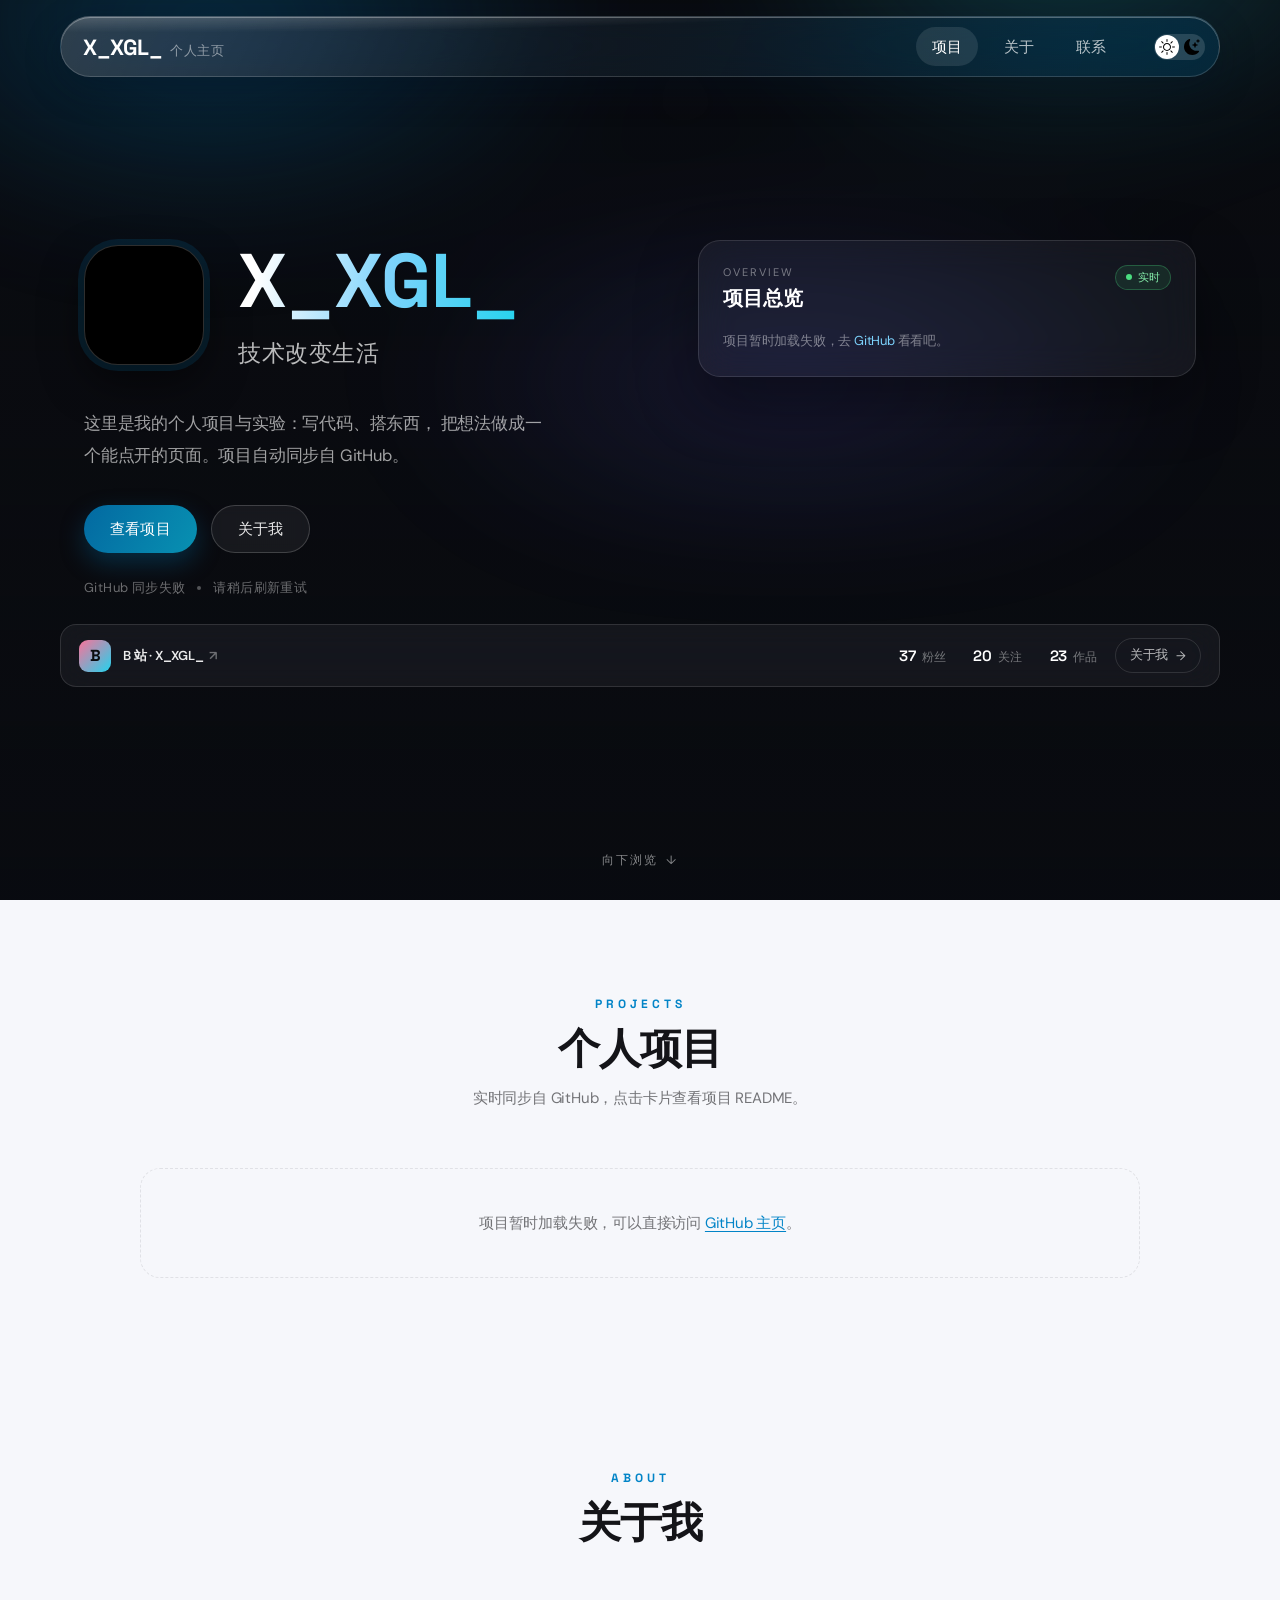
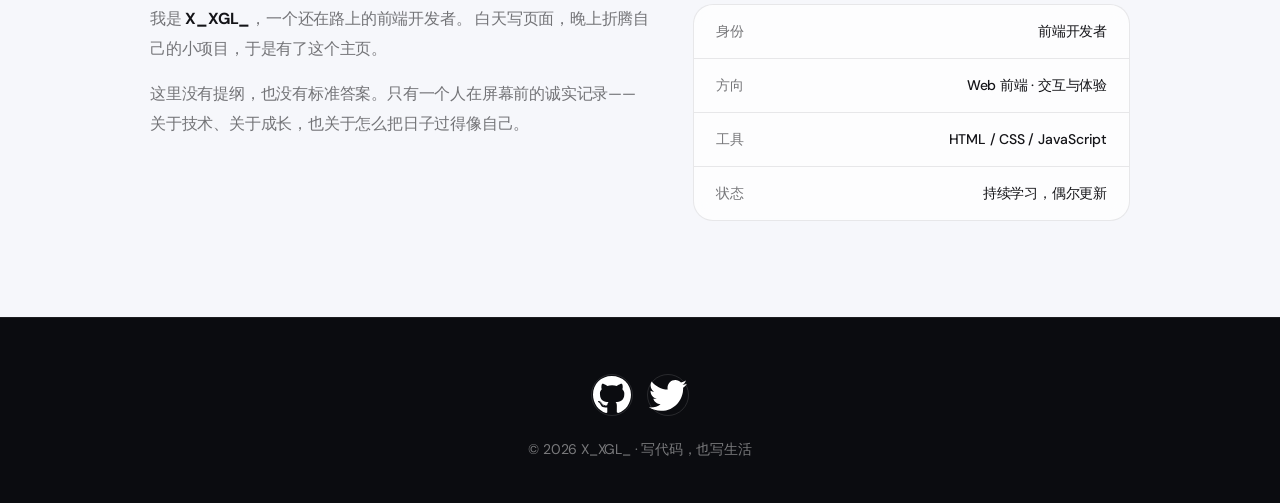
<file: index.html>
<!DOCTYPE html>
<html lang="zh-CN">
  <head>
    <!-- Meta tags for character set, compatibility, and responsive design -->
    <meta charset="UTF-8" />
    <meta http-equiv="X-UA-Compatible" content="IE=edge" />
    <meta name="viewport" content="width=device-width, initial-scale=1.0" />
    <meta name="description" content="X_XGL_ 的个人主页：前端项目与实验记录。" />
    <title>X_XGL_ | 个人主页</title>
    <!-- Favicon -->
    <link rel="icon" type="image/svg+xml" href="./img.svg" />
    <!-- Link to external CSS file -->
    <link rel="stylesheet" href="./css/main.css" />
  </head>
  <body>
    <!-- Navigation bar -->
    <nav class="nav">
      <div class="container">
        <div class="nav-row">
          <!-- Logo with link to the homepage -->
          <a href="./index.html" class="logo"
            ><strong>X_XGL_</strong><span class="logo__sub">个人主页</span></a
          >

          <!-- Navigation links -->
          <ul class="nav-list">
            <li class="nav-list__item">
              <a
                href="#projects"
                class="nav-list__link nav-list__link--active"
                >项目</a
              >
            </li>
            <li class="nav-list__item">
              <a href="#about" class="nav-list__link">关于</a>
            </li>
            <li class="nav-list__item">
              <a href="./contacts.html" class="nav-list__link">联系</a>
            </li>
          </ul>

          <!-- Dark mode toggle button -->
          <button class="dark-mode-btn">
            <!-- Icons for light and dark mode -->
            <img
              src="./img/icons/sun.svg"
              alt="Light mode"
              class="dark-mode-btn__icon"
            />
            <img
              src="./img/icons/moon.svg"
              alt="Dark mode"
              class="dark-mode-btn__icon"
            />
          </button>
        </div>
      </div>
    </nav>

    <!-- Hero section -->
    <header class="hero">
      <div class="hero__bg" aria-hidden="true"></div>
      <div class="hero__glow" aria-hidden="true"></div>
      <div class="container hero__inner">
        <div class="hero__main">
          <div class="hero__profile">
            <img src="./img.svg" alt="X_XGL_ 头像" class="hero__avatar" />
            <div class="hero__identity">
              <h1 class="hero__title">
                <span class="hero__name">X_XGL_</span>
                <span class="hero__line">技术改变生活</span>
              </h1>
            </div>
          </div>

          <div class="hero__intro">
            <p class="hero__desc">
              这里是我的个人项目与实验：写代码、搭东西，
              把想法做成一个能点开的页面。项目自动同步自 GitHub。
            </p>
            <div class="hero__actions">
              <a class="btn" href="#projects">查看项目</a>
              <a class="btn btn-ghost" href="#about">关于我</a>
            </div>
            <div class="hero__meta">
              <span id="heroUpdated">正在同步 GitHub</span>
              <span class="hero__meta-divider"></span>
              <span id="heroCount">项目加载中…</span>
            </div>
          </div>
        </div>

        <aside class="overview" aria-label="项目总览">
          <div class="overview__head">
            <div>
              <p class="overview__eyebrow">OVERVIEW</p>
              <h2 class="overview__title">项目总览</h2>
            </div>
            <span class="overview__live"><span class="overview__live-dot"></span>实时</span>
          </div>

          <div class="overview__list" id="overviewProjects">
            <p class="overview__state">正在同步 GitHub…</p>
          </div>
        </aside>
      </div>

      <div class="container hero__footer">
        <a
          class="bili-card"
          href="https://space.bilibili.com/1511346920"
          target="_blank"
          rel="noopener"
        >
          <span class="bili-card__avatar" aria-hidden="true">B</span>
          <span class="bili-card__name">
            B 站 · X_XGL_
            <span class="bili-card__arrow" aria-hidden="true">↗</span>
          </span>
          <span class="bili-card__stats">
            <span>
              <strong id="biliFollower">—</strong>
              <em>粉丝</em>
            </span>
            <span>
              <strong id="biliFollowing">—</strong>
              <em>关注</em>
            </span>
            <span>
              <strong id="biliVideos">—</strong>
              <em>作品</em>
            </span>
          </span>
        </a>

        <a class="hero__about" href="#about">
          关于我
          <span aria-hidden="true">→</span>
        </a>
      </div>

      <a class="hero__scroll" href="#projects">
        向下浏览<span aria-hidden="true">↓</span>
      </a>
    </header>

    <!-- Projects -->
    <main>
      <section class="section" id="projects">
        <div class="container">
          <div class="section-head reveal">
            <p class="section-eyebrow">PROJECTS</p>
            <h2 class="section-title">个人项目</h2>
            <p class="section-sub">
              实时同步自 GitHub，点击卡片查看项目 README。
            </p>
          </div>

          <div class="posts" id="projectGrid">
            <div class="posts__status">正在从 GitHub 加载项目…</div>
          </div>
        </div>
      </section>

      <!-- About -->
      <section class="section about" id="about">
        <div class="container">
          <div class="section-head reveal">
            <p class="section-eyebrow">ABOUT</p>
            <h2 class="section-title">关于我</h2>
          </div>
          <div class="about__grid reveal">
            <div class="about__text">
              <p>
                我是 <strong>X_XGL_</strong>，一个还在路上的前端开发者。
                白天写页面，晚上折腾自己的小项目，于是有了这个主页。
              </p>
              <p>
                这里没有提纲，也没有标准答案。只有一个人在屏幕前的诚实记录——
                关于技术、关于成长，也关于怎么把日子过得像自己。
              </p>
            </div>
            <ul class="about__facts">
              <li><span>身份</span><strong>前端开发者</strong></li>
              <li><span>方向</span><strong>Web 前端 · 交互与体验</strong></li>
              <li><span>工具</span><strong>HTML / CSS / JavaScript</strong></li>
              <li><span>状态</span><strong>持续学习，偶尔更新</strong></li>
            </ul>
          </div>
        </div>
      </section>
    </main>

    <!-- Project detail modal -->
    <div class="modal" id="projectModal" aria-hidden="true">
      <div class="modal__backdrop" data-close></div>
      <div
        class="modal__panel"
        role="dialog"
        aria-modal="true"
        aria-labelledby="modalTitle"
      >
        <button class="modal__close" data-close aria-label="关闭">
          <svg viewBox="0 0 24 24" aria-hidden="true">
            <path
              d="M6 6l12 12M18 6L6 18"
              stroke="currentColor"
              stroke-width="2"
              stroke-linecap="round"
              fill="none"
            />
          </svg>
        </button>

        <div class="modal__head">
          <p class="modal__eyebrow" id="modalLang">PROJECT</p>
          <h2 class="modal__title" id="modalTitle">项目</h2>
          <p class="modal__desc" id="modalDesc"></p>
          <div class="modal__actions">
            <a
              class="btn"
              id="modalRepo"
              href="https://github.com/Liu134921"
              target="_blank"
              rel="noopener"
              >在 GitHub 查看</a
            >
            <span class="modal__stars" id="modalStars"></span>
          </div>
        </div>

        <div class="modal__readme" id="modalReadme"></div>
      </div>
    </div>

    <!-- Footer section -->
    <footer class="footer">
      <div class="container">
        <div class="footer__wrapper">
          <!-- Social media links -->
          <ul class="social">
            <li class="social__item">
              <a
                href="https://github.com/Liu134921"
                target="_blank"
                rel="noopener"
                ><img src="./img/icons/gitHub.svg" alt="GitHub"
              /></a>
            </li>
            <li class="social__item">
              <a href="./contacts.html"
                ><img src="./img/icons/twitter.svg" alt="联系我"
              /></a>
            </li>
          </ul>
          <!-- Copyright information -->
          <div class="copyright">
            <p>© 2026 X_XGL_ · 写代码，也写生活</p>
          </div>
        </div>
      </div>
    </footer>

    <!-- Link to external JavaScript file -->
    <script src="./js/main.js"></script>
  </body>
</html>
</file>
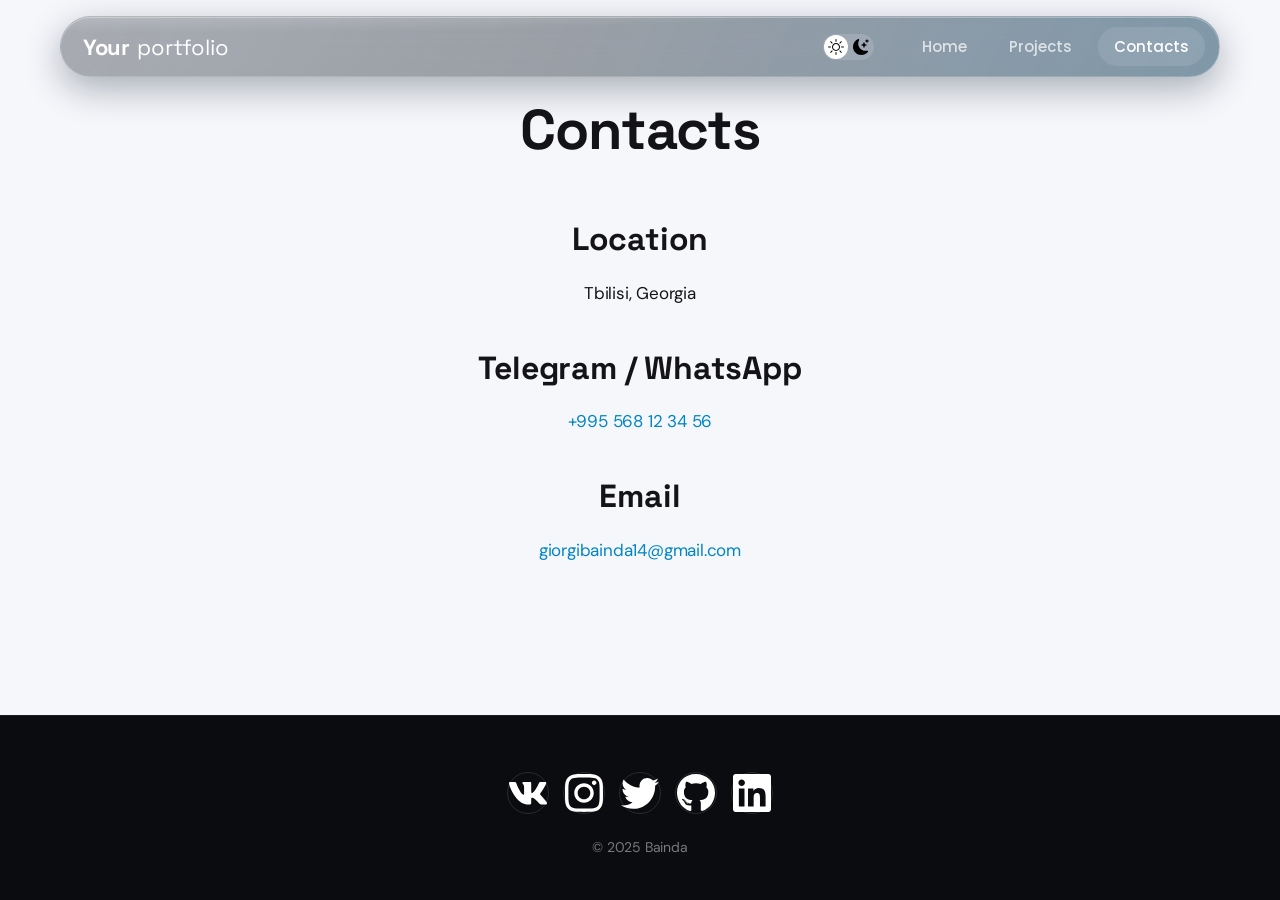
<file: contacts.html>
<!DOCTYPE html>
<html lang="en">
  <head>
    <!-- Meta tags for character set, compatibility, and responsive design -->
    <meta charset="UTF-8" />
    <meta http-equiv="X-UA-Compatible" content="IE=edge" />
    <meta name="viewport" content="width=device-width, initial-scale=1.0" />
    <title>Your portfolio</title>
    <!-- Favicon -->
    <link rel="icon" type="image/svg+xml" href="./img.svg" />
    <!-- Link to external CSS file -->
    <link rel="stylesheet" href="./css/main.css" />
  </head>
  <body>
    <!-- Navigation bar -->
    <nav class="nav">
      <div class="container">
        <div class="nav-row">
          <!-- Logo with link to the homepage -->
          <a href="./index.html" class="logo"
            ><strong>Your</strong> portfolio</a
          >

          <!-- Dark mode toggle button -->
          <button class="dark-mode-btn">
            <!-- Icons for light and dark mode -->
            <img
              src="./img/icons/sun.svg"
              alt="Light mode"
              class="dark-mode-btn__icon"
            />
            <img
              src="./img/icons/moon.svg"
              alt="Dark mode"
              class="dark-mode-btn__icon"
            />
          </button>

          <!-- Navigation links -->
          <ul class="nav-list">
            <li class="nav-list__item">
              <a href="./index.html" class="nav-list__link">Home</a>
            </li>
            <li class="nav-list__item">
              <a href="./projects.html" class="nav-list__link">Projects</a>
            </li>
            <li class="nav-list__item">
              <a
                href="./contacts.html"
                class="nav-list__link nav-list__link--active"
                >Contacts</a
              >
            </li>
          </ul>
        </div>
      </div>
    </nav>

    <!-- Main content section -->
    <main class="section">
      <div class="container">
        <h1 class="title-1">Contacts</h1>

        <ul class="content-list">
          <!-- Location information -->
          <li class="content-list__item">
            <h2 class="title-2">Location</h2>
            <p>Tbilisi, Georgia</p>
          </li>
          <!-- Contact number with Telegram/WhatsApp link -->
          <li class="content-list__item">
            <h2 class="title-2">Telegram / WhatsApp</h2>
            <p><a href="tel:+79051234567">+995 568 12 34 56</a></p>
          </li>
          <!-- Email address with mailto link -->
          <li class="content-list__item">
            <h2 class="title-2">Email</h2>
            <p>
              <a href="mailto:webdev@protonmail.com"
                >giorgibainda14@gmail.com</a
              >
            </p>
          </li>
        </ul>
      </div>
    </main>

    <!-- Footer section -->
    <footer class="footer">
      <div class="container">
        <div class="footer__wrapper">
          <!-- Social media links -->
          <ul class="social">
            <li class="social__item">
              <a href="#!"><img src="./img/icons/vk.svg" alt="Link" /></a>
            </li>
            <li class="social__item">
              <a href="#!"
                ><img src="./img/icons/instagram.svg" alt="Link"
              /></a>
            </li>
            <li class="social__item">
              <a href="#!"><img src="./img/icons/twitter.svg" alt="Link" /></a>
            </li>
            <li class="social__item">
              <a href="#!"><img src="./img/icons/gitHub.svg" alt="Link" /></a>
            </li>
            <li class="social__item">
              <a href="#!"><img src="./img/icons/linkedIn.svg" alt="Link" /></a>
            </li>
          </ul>
          <!-- Copyright information -->
          <div class="copyright">
            <p>© 2025 Bainda</p>
          </div>
        </div>
      </div>
    </footer>

    <!-- Link to external JavaScript file -->
    <script src="./js/main.js"></script>
  </body>
</html>
</file>
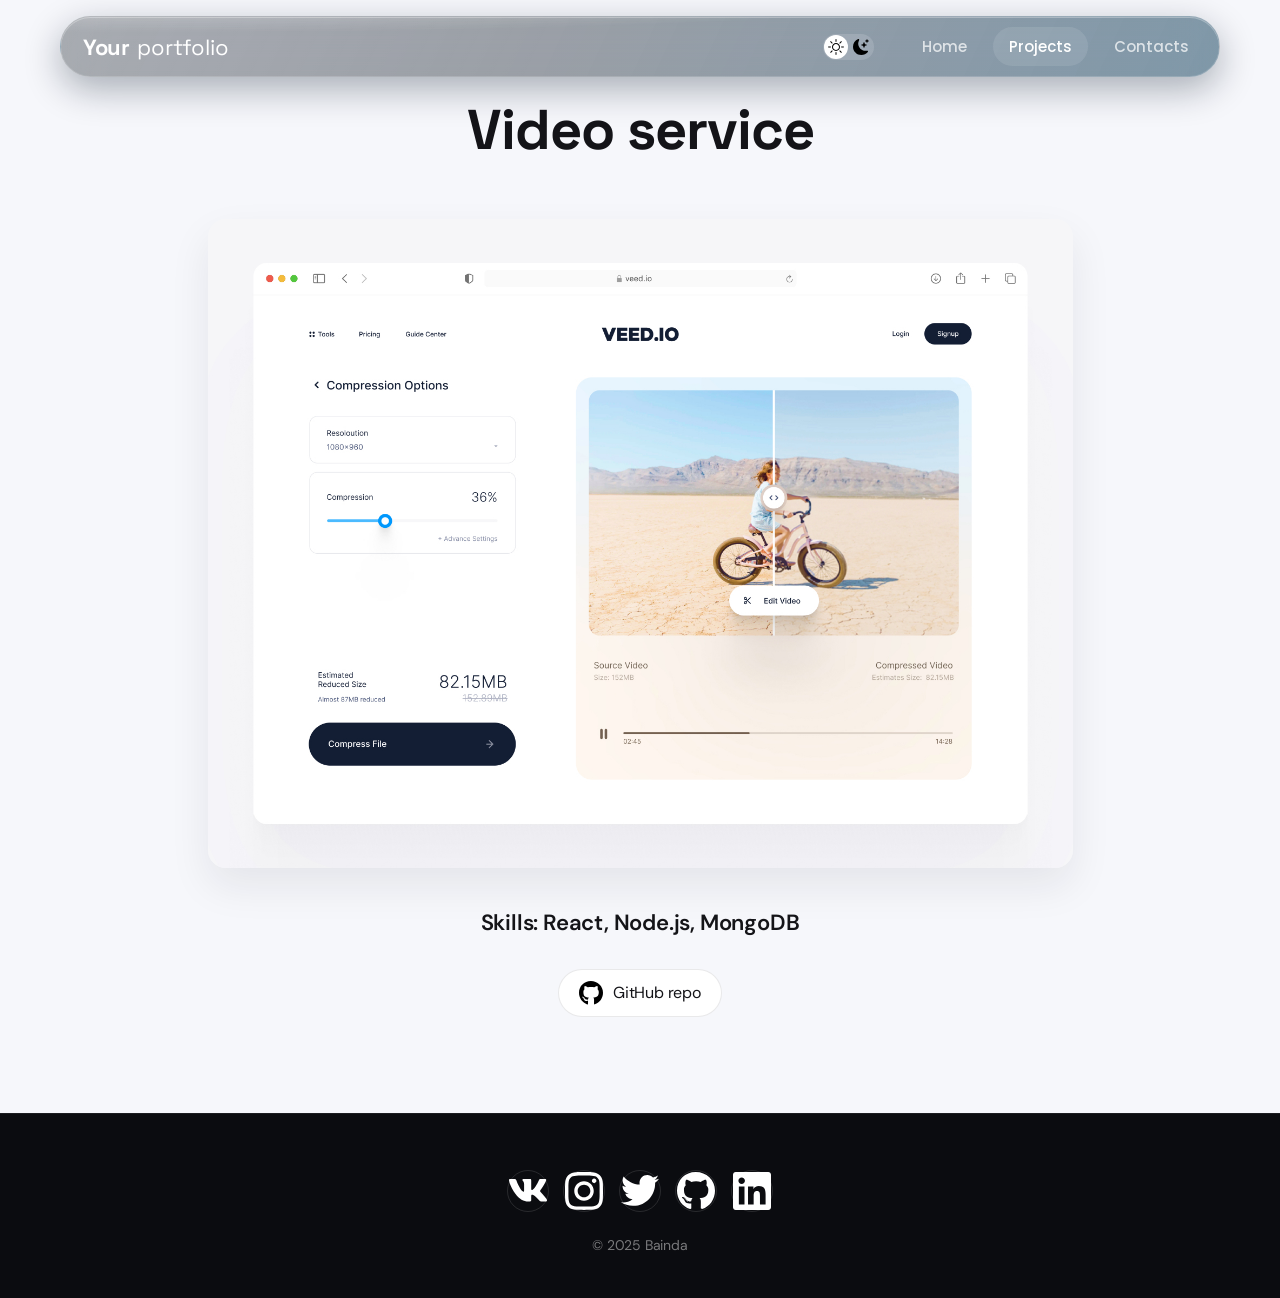
<file: project-page.html>
<!DOCTYPE html>
<html lang="en">
  <head>
    <!-- Meta tags for character set, compatibility, and responsive design -->
    <meta charset="UTF-8" />
    <meta http-equiv="X-UA-Compatible" content="IE=edge" />
    <meta name="viewport" content="width=device-width, initial-scale=1.0" />
    <title>Your portfolio</title>
    <!-- Favicon -->
    <link rel="icon" type="image/svg+xml" href="./img.svg" />
    <!-- Link to external CSS file -->
    <link rel="stylesheet" href="./css/main.css" />
  </head>
  <body>
    <!-- Navigation bar -->
    <nav class="nav">
      <div class="container">
        <div class="nav-row">
          <!-- Logo with link to the homepage -->
          <a href="./index.html" class="logo"
            ><strong>Your</strong> portfolio</a
          >

          <!-- Dark mode toggle button -->
          <button class="dark-mode-btn">
            <!-- Icons for light and dark mode -->
            <img
              src="./img/icons/sun.svg"
              alt="Light mode"
              class="dark-mode-btn__icon"
            />
            <img
              src="./img/icons/moon.svg"
              alt="Dark mode"
              class="dark-mode-btn__icon"
            />
          </button>

          <!-- Navigation links -->
          <ul class="nav-list">
            <li class="nav-list__item">
              <a href="./index.html" class="nav-list__link">Home</a>
            </li>
            <li class="nav-list__item">
              <a
                href="./projects.html"
                class="nav-list__link nav-list__link--active"
                >Projects</a
              >
            </li>
            <li class="nav-list__item">
              <a href="./contacts.html" class="nav-list__link">Contacts</a>
            </li>
          </ul>
        </div>
      </div>
    </nav>

    <!-- Main content section -->
    <main class="section">
      <div class="container">
        <!-- Project details section -->
        <div class="project-details">
          <h1 class="title-1">Video service</h1>

          <!-- Project cover image -->
          <img
            src="./img/projects/02-big.jpg"
            alt=""
            class="project-details__cover"
          />

          <!-- Project description -->
          <div class="project-details__desc">
            <p>Skills: React, Node.js, MongoDB</p>
          </div>

          <!-- Link to GitHub repository -->
          <a href="#!" class="btn-outline">
            <img src="./img/icons/gitHub-black.svg" alt="" />
            GitHub repo
          </a>
        </div>
      </div>
    </main>

    <!-- Footer section -->
    <footer class="footer">
      <div class="container">
        <div class="footer__wrapper">
          <!-- Social media links -->
          <ul class="social">
            <li class="social__item">
              <a href="#!"><img src="./img/icons/vk.svg" alt="Link" /></a>
            </li>
            <li class="social__item">
              <a href="#!"
                ><img src="./img/icons/instagram.svg" alt="Link"
              /></a>
            </li>
            <li class="social__item">
              <a href="#!"><img src="./img/icons/twitter.svg" alt="Link" /></a>
            </li>
            <li class="social__item">
              <a href="#!"><img src="./img/icons/gitHub.svg" alt="Link" /></a>
            </li>
            <li class="social__item">
              <a href="#!"><img src="./img/icons/linkedIn.svg" alt="Link" /></a>
            </li>
          </ul>
          <!-- Copyright information -->
          <div class="copyright">
            <p>© 2025 Bainda</p>
          </div>
        </div>
      </div>
    </footer>

    <!-- Link to external JavaScript file -->
    <script src="./js/main.js"></script>
  </body>
</html>
</file>
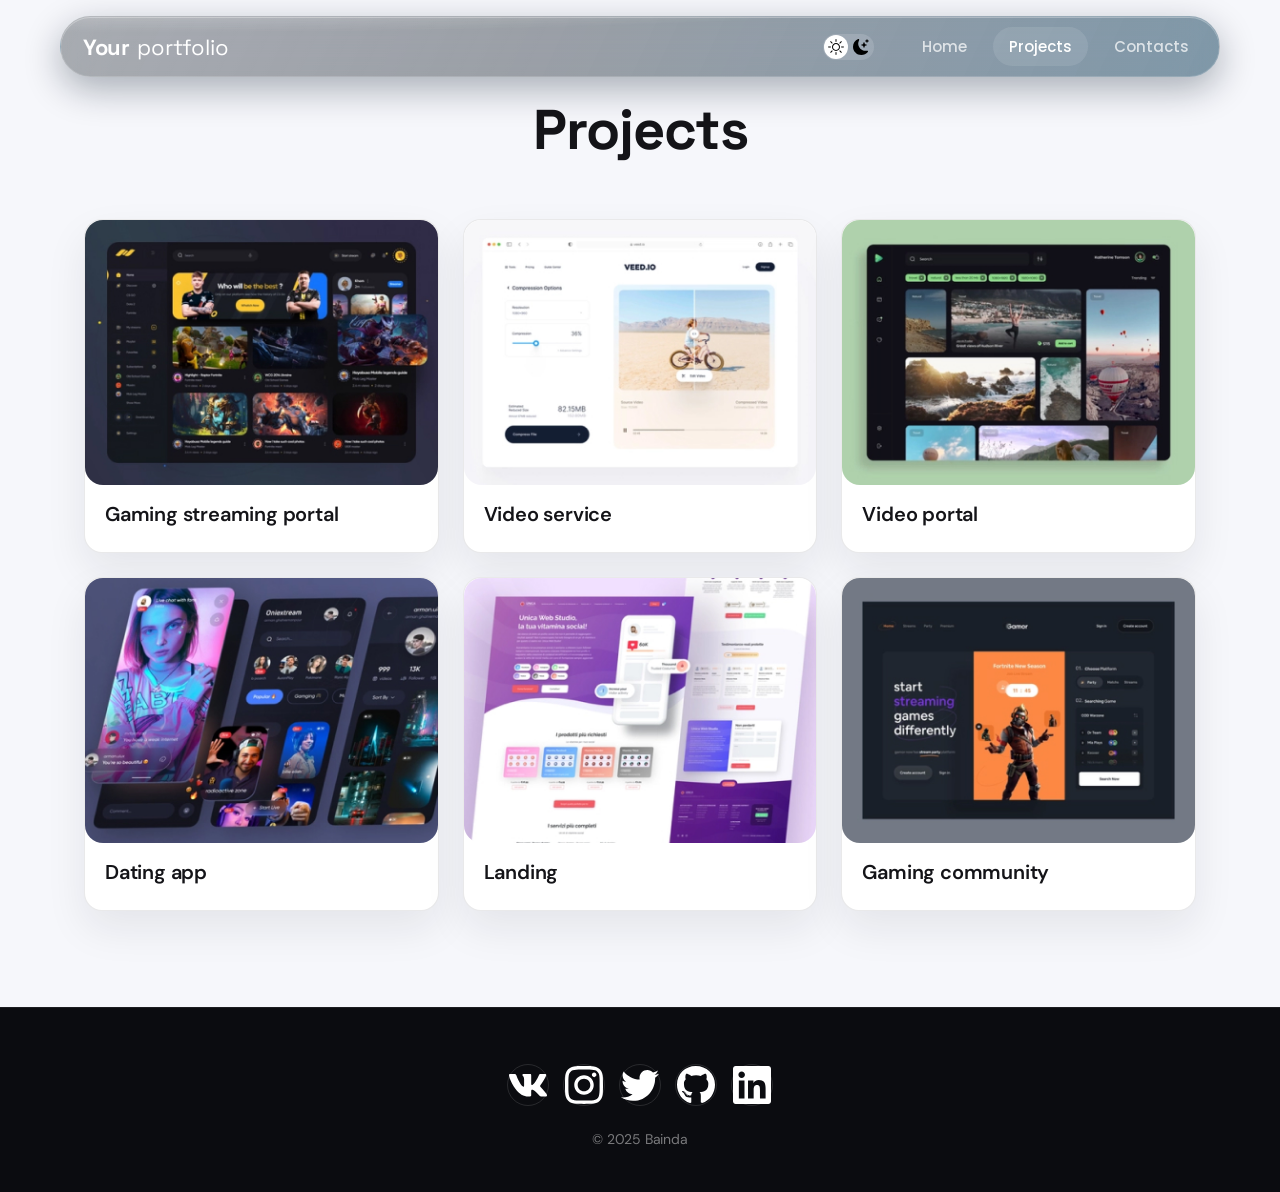
<file: projects.html>
<!DOCTYPE html>
<html lang="en">
  <head>
    <!-- Meta tags for character set, compatibility, and responsive design -->
    <meta charset="UTF-8" />
    <meta http-equiv="X-UA-Compatible" content="IE=edge" />
    <meta name="viewport" content="width=device-width, initial-scale=1.0" />
    <title>Your portfolio</title>
    <!-- Favicon -->
    <link rel="icon" type="image/svg+xml" href="./img.svg" />
    <!-- Link to external CSS file -->
    <link rel="stylesheet" href="./css/main.css" />
  </head>
  <body>
    <!-- Navigation bar -->
    <nav class="nav">
      <div class="container">
        <div class="nav-row">
          <!-- Logo with link to the homepage -->
          <a href="./index.html" class="logo"
            ><strong>Your</strong> portfolio</a
          >

          <!-- Dark mode toggle button -->
          <button class="dark-mode-btn">
            <!-- Icons for light and dark mode -->
            <img
              src="./img/icons/sun.svg"
              alt="Light mode"
              class="dark-mode-btn__icon"
            />
            <img
              src="./img/icons/moon.svg"
              alt="Dark mode"
              class="dark-mode-btn__icon"
            />
          </button>

          <!-- Navigation links -->
          <ul class="nav-list">
            <li class="nav-list__item">
              <a href="./index.html" class="nav-list__link">Home</a>
            </li>
            <li class="nav-list__item">
              <a
                href="./projects.html"
                class="nav-list__link nav-list__link--active"
                >Projects</a
              >
            </li>
            <li class="nav-list__item">
              <a href="./contacts.html" class="nav-list__link">Contacts</a>
            </li>
          </ul>
        </div>
      </div>
    </nav>

    <!-- Main content section -->
    <main class="section">
      <div class="container">
        <h2 class="title-1">Projects</h2>
        <!-- List of projects -->
        <ul class="projects">
          <!-- Individual project -->
          <li class="project">
            <a href="./project-page.html">
              <img
                src="./img/projects/01.jpg"
                alt="Project img"
                class="project__img"
              />
              <h3 class="project__title">Gaming streaming portal</h3>
            </a>
          </li>
          <li class="project">
            <a href="./project-page.html">
              <img
                src="./img/projects/02.jpg"
                alt="Project img"
                class="project__img"
              />
              <h3 class="project__title">Video service</h3>
            </a>
          </li>
          <li class="project">
            <a href="./project-page.html">
              <img
                src="./img/projects/03.jpg"
                alt="Project img"
                class="project__img"
              />
              <h3 class="project__title">Video portal</h3>
            </a>
          </li>
          <li class="project">
            <img
              src="./img/projects/04.jpg"
              alt="Project img"
              class="project__img"
            />
            <h3 class="project__title">Dating app</h3>
          </li>
          <li class="project">
            <img
              src="./img/projects/05.jpg"
              alt="Project img"
              class="project__img"
            />
            <h3 class="project__title">Landing</h3>
          </li>
          <li class="project">
            <img
              src="./img/projects/06.jpg"
              alt="Project img"
              class="project__img"
            />
            <h3 class="project__title">Gaming community</h3>
          </li>
        </ul>
      </div>
    </main>

    <!-- Footer section -->
    <footer class="footer">
      <div class="container">
        <div class="footer__wrapper">
          <!-- Social media links -->
          <ul class="social">
            <li class="social__item">
              <a href="#!"><img src="./img/icons/vk.svg" alt="Link" /></a>
            </li>
            <li class="social__item">
              <a href="#!"
                ><img src="./img/icons/instagram.svg" alt="Link"
              /></a>
            </li>
            <li class="social__item">
              <a href="#!"><img src="./img/icons/twitter.svg" alt="Link" /></a>
            </li>
            <li class="social__item">
              <a href="#!"><img src="./img/icons/gitHub.svg" alt="Link" /></a>
            </li>
            <li class="social__item">
              <a href="#!"><img src="./img/icons/linkedIn.svg" alt="Link" /></a>
            </li>
          </ul>
          <!-- Copyright information -->
          <div class="copyright">
            <p>© 2025 Bainda</p>
          </div>
        </div>
      </div>
    </footer>

    <!-- Link to external JavaScript file -->
    <script src="./js/main.js"></script>
  </body>
</html>
</file>
<file: css/main.css>
@import "./reset.css";
@import url("https://fonts.googleapis.com/css2?family=DM+Sans:wght@400;500;700&family=Poppins:wght@500;600;700&family=Space+Grotesk:wght@500;700&display=swap");

:root {
  /* Colors */
  --blackpure: #000;
  --black: #0e0f13;
  --black-border: #26292d;
  --white: #fff;
  --accent: #0284c7;
  --accent-2: #0891b2;
  --accent-rgb: 2, 132, 199;

  /* Nav */
  --nav-bg: rgba(14, 15, 19, 0.72);
  --nav-border: rgba(255, 255, 255, 0.08);
  --nav-text: var(--white);

  /* Header */
  --header-bg: #0b0c10;
  --header-text: var(--white);

  /* Footer */
  --footer-bg: #0b0c10;
  --footer-text: var(--white);

  /* Light mode */
  --page-bg: #f6f7fb;
  --text-color: #141418;
  --muted: rgba(20, 20, 24, 0.58);
  --title-1: #141418;

  --surface: rgba(255, 255, 255, 0.72);
  --surface-solid: #fff;
  --border: rgba(20, 20, 24, 0.09);
  --shadow: 0 18px 40px rgba(20, 20, 40, 0.08);
  --project-card-bg: var(--surface-solid);
  --project-card-text: #141418;
  --box-shadow: var(--shadow);
}

.dark {
  --page-bg: #0e0f13;
  --text-color: #f2f3f7;
  --muted: rgba(242, 243, 247, 0.6);
  --title-1: #f2f3f7;
  --accent: #38bdf8;
  --accent-2: #22d3ee;
  --accent-rgb: 56, 189, 248;

  --surface: rgba(255, 255, 255, 0.045);
  --surface-solid: #17181d;
  --border: rgba(255, 255, 255, 0.09);
  --shadow: 0 18px 40px rgba(0, 0, 0, 0.5);
  --project-card-bg: var(--surface-solid);
  --project-card-text: #f2f3f7;
  --box-shadow: var(--shadow);
}

html {
  scroll-behavior: smooth;
}

html,
body {
  display: flex;
  flex-direction: column;
  min-height: 100vh;

  font-family: "DM Sans", sans-serif;
  letter-spacing: -0.2px;

  background-color: var(--page-bg);
  color: var(--text-color);
  transition: background-color 0.3s ease, color 0.3s ease;
}

/* General */

.container {
  margin: 0 auto;
  padding: 0 24px;
  width: 100%;
  max-width: 1160px;
}

.none {
  display: none !important;
}

.section {
  padding: 96px 0;
}

section[id] {
  scroll-margin-top: 110px;
}

.title-1 {
  margin-bottom: 56px;
  font-family: "Space Grotesk", sans-serif;
  font-size: clamp(36px, 5vw, 56px);
  font-weight: 700;
  line-height: 1.2;
  letter-spacing: -1px;
  text-align: center;
}

.title-2 {
  margin-bottom: 18px;
  font-family: "Space Grotesk", sans-serif;
  font-size: 32px;
  font-weight: 700;
  line-height: 1.3;
}

/* Nav */

.nav {
  position: fixed;
  top: 16px;
  left: 50%;
  z-index: 100;
  width: min(1160px, calc(100% - 32px));
  padding: 10px 14px 10px 22px;
  border: 1px solid rgba(255, 255, 255, 0.16);
  border-radius: 999px;
  background-image: linear-gradient(
    115deg,
    rgba(255, 255, 255, 0.16),
    rgba(255, 255, 255, 0.04) 42%,
    rgba(var(--accent-rgb), 0.16)
  );
  background-color: rgba(8, 18, 28, 0.4);
  backdrop-filter: blur(22px) saturate(180%);
  -webkit-backdrop-filter: blur(22px) saturate(180%);
  box-shadow: inset 0 1px 0 rgba(255, 255, 255, 0.3),
    0 12px 36px rgba(3, 20, 38, 0.32);
  color: var(--nav-text);
  letter-spacing: normal;
  transform: translateX(-50%);
  transition: top 0.25s ease, background-color 0.25s ease,
    box-shadow 0.25s ease;
}

.nav::after {
  content: "";
  position: absolute;
  inset: 0;
  border-radius: inherit;
  background-image: radial-gradient(
    130% 120% at 8% -40%,
    rgba(255, 255, 255, 0.42),
    transparent 55%
  );
  mix-blend-mode: screen;
  pointer-events: none;
}

.nav > .container {
  position: relative;
  z-index: 1;
  padding: 0;
  max-width: none;
}

.nav--scrolled {
  top: 10px;
  background-color: rgba(6, 16, 26, 0.62);
  box-shadow: inset 0 1px 0 rgba(255, 255, 255, 0.22),
    0 16px 42px rgba(3, 20, 38, 0.45);
}

.nav-row {
  display: flex;
  align-items: center;
  gap: 20px 32px;
  flex-wrap: wrap;
}

.logo {
  display: flex;
  align-items: baseline;
  gap: 8px;
  margin-right: auto;
  color: var(--nav-text);
  font-family: "Space Grotesk", sans-serif;
  font-size: 22px;
}

.logo strong {
  font-weight: 700;
  letter-spacing: -0.5px;
}

.logo__sub {
  font-family: "DM Sans", sans-serif;
  font-size: 13px;
  letter-spacing: 0.5px;
  color: rgba(255, 255, 255, 0.5);
}

.nav-list {
  display: flex;
  flex-wrap: wrap;
  align-items: center;
  gap: 10px;
  font-size: 15px;
  font-weight: 500;
  font-family: "Poppins", sans-serif;
}

.nav-list__link {
  display: inline-block;
  padding: 8px 16px;
  border-radius: 999px;
  color: rgba(255, 255, 255, 0.72);
  transition: color 0.2s ease, background-color 0.2s ease;
}

.nav-list__link:hover {
  color: #fff;
  background-color: rgba(255, 255, 255, 0.07);
}

.nav-list__link--active {
  color: #fff;
  background-color: rgba(255, 255, 255, 0.1);
}

/* Dark mode btn */

.dark-mode-btn {
  position: relative;
  display: flex;
  justify-content: space-between;

  width: 51px;
  height: 26px;
  padding: 5px;

  border-radius: 50px;
  background-color: rgba(255, 255, 255, 0.14);
}

.dark-mode-btn::before {
  content: "";

  position: absolute;
  top: 1px;
  left: 1px;

  display: block;
  width: 24px;
  height: 24px;

  border-radius: 50%;
  background-color: #fff;

  transition: left 0.2s ease-in;
}

.dark-mode-btn--active::before {
  left: 26px;
}

.dark-mode-btn__icon {
  position: relative;
  z-index: 9;
}

/* Hero */

.hero {
  position: relative;
  display: flex;
  flex-direction: column;
  justify-content: center;
  overflow: hidden;
  min-height: 100vh;
  min-height: 100svh;
  padding: clamp(96px, 12vh, 130px) 0 clamp(72px, 9vh, 100px);
  background-color: var(--header-bg);
  color: var(--header-text);
  text-align: center;
}

.hero__glow {
  position: absolute;
  inset: -20% -10% auto;
  height: 720px;
  background: radial-gradient(
      38% 45% at 22% 28%,
      rgba(var(--accent-rgb), 0.5),
      transparent 70%
    ),
    radial-gradient(
      34% 42% at 78% 18%,
      rgba(34, 211, 238, 0.38),
      transparent 70%
    ),
    radial-gradient(
      40% 40% at 60% 78%,
      rgba(99, 102, 241, 0.26),
      transparent 70%
    );
  filter: blur(60px);
  opacity: 0.6;
  animation: floatGlow 14s ease-in-out infinite alternate;
}

.hero__bg {
  position: absolute;
  inset: 0;
  background-image: linear-gradient(
      180deg,
      rgba(9, 11, 16, 0.82) 0%,
      rgba(9, 11, 16, 0.6) 45%,
      rgba(9, 11, 16, 0.94) 100%
    ),
    url("https://trae-api-cn.mchost.guru/api/ide/v1/text_to_image?prompt=cinematic%20night%20mountain%20landscape%20with%20aurora%2C%20icy%20blue%20and%20cyan%20glow%2C%20misty%20valleys%2C%20stars%2C%20ultra%20detailed%2C%20moody%20atmosphere%2C%20no%20text&image_size=landscape_16_9");
  background-position: center;
  background-size: cover;
  background-repeat: no-repeat;
  animation: heroBgIn 1.4s ease-out both;
}

@keyframes heroBgIn {
  from {
    opacity: 0;
  }
  to {
    opacity: 1;
  }
}

@keyframes floatGlow {
  0% {
    transform: translate3d(0, 0, 0) scale(1);
  }
  100% {
    transform: translate3d(2%, 4%, 0) scale(1.08);
  }
}

.hero__inner {
  position: relative;
  z-index: 1;
  display: grid;
  grid-template-columns: minmax(0, 1.05fr) minmax(0, 0.95fr);
  align-items: start;
  gap: clamp(36px, 5vw, 76px);
  text-align: left;
}

.hero__main {
  display: flex;
  flex-direction: column;
  min-width: 0;
}

.hero__profile {
  display: flex;
  align-items: center;
  gap: clamp(20px, 3vw, 34px);
  min-width: 0;
}

.hero__identity {
  display: flex;
  flex-direction: column;
  align-items: flex-start;
  gap: 18px;
  min-width: 0;
}

.hero__avatar {
  flex: 0 0 auto;
  width: clamp(88px, 11vw, 120px);
  height: clamp(88px, 11vw, 120px);
  border-radius: clamp(26px, 3vw, 34px);
  border: 1px solid rgba(255, 255, 255, 0.18);
  background-color: #000;
  box-shadow: 0 0 0 6px rgba(var(--accent-rgb), 0.14),
    0 18px 40px rgba(0, 0, 0, 0.5);
  animation: avatarIn 0.8s cubic-bezier(0.2, 0.7, 0.2, 1) both;
}

@keyframes avatarIn {
  from {
    opacity: 0;
    transform: translateY(14px) scale(0.96);
  }
  to {
    opacity: 1;
    transform: none;
  }
}

.hero__title {
  display: flex;
  flex-direction: column;
  align-items: flex-start;
  gap: 10px;
}

.hero__name {
  display: inline-block;
  padding: 0 0.06em 0.06em 0;
  font-family: "Space Grotesk", sans-serif;
  font-size: clamp(44px, 6.4vw, 76px);
  font-weight: 700;
  line-height: 1.08;
  letter-spacing: 0;
  background-image: linear-gradient(
    100deg,
    #fff 8%,
    #7dd3fc 52%,
    #22d3ee 100%
  );
  -webkit-background-clip: text;
  background-clip: text;
  color: transparent;
}

.hero__line {
  font-family: "Poppins", sans-serif;
  font-size: clamp(17px, 2vw, 23px);
  font-weight: 500;
  color: rgba(255, 255, 255, 0.72);
  letter-spacing: 0.5px;
}

.hero__intro {
  display: flex;
  flex-direction: column;
  align-items: flex-start;
  margin-top: clamp(26px, 3vw, 38px);
  min-width: 0;
}

.hero__desc {
  max-width: 470px;
  margin-bottom: 34px;
  font-size: 16.5px;
  line-height: 1.9;
  color: rgba(255, 255, 255, 0.62);
}

.hero__actions {
  display: flex;
  flex-wrap: wrap;
  justify-content: flex-start;
  gap: 14px;
}

.hero__meta {
  display: flex;
  align-items: center;
  gap: 12px;
  margin-top: 26px;
  font-size: 13px;
  letter-spacing: 0.4px;
  color: rgba(255, 255, 255, 0.4);
}

.hero__scroll {
  position: absolute;
  left: 50%;
  bottom: clamp(20px, 3.5vh, 34px);
  z-index: 2;
  display: inline-flex;
  align-items: center;
  gap: 8px;
  transform: translateX(-50%);
  font-size: 12px;
  letter-spacing: 2px;
  color: rgba(255, 255, 255, 0.5);
  transition: color 0.2s ease;
}

.hero__scroll:hover {
  color: rgba(255, 255, 255, 0.95);
}

.hero__scroll span {
  animation: scrollHint 1.8s ease-in-out infinite;
}

@keyframes scrollHint {
  0%,
  100% {
    transform: translateY(0);
    opacity: 0.5;
  }
  50% {
    transform: translateY(4px);
    opacity: 1;
  }
}

.overview {
  position: relative;
  padding: 24px;
  border: 1px solid rgba(255, 255, 255, 0.12);
  border-radius: 22px;
  background: rgba(255, 255, 255, 0.05);
  -webkit-backdrop-filter: blur(18px) saturate(140%);
  backdrop-filter: blur(18px) saturate(140%);
  box-shadow: 0 24px 60px rgba(0, 0, 0, 0.35);
  text-align: left;
}

.overview__head {
  display: flex;
  align-items: flex-start;
  justify-content: space-between;
  gap: 14px;
  margin-bottom: 18px;
}

.overview__eyebrow {
  margin-bottom: 6px;
  font-size: 11px;
  letter-spacing: 2px;
  color: rgba(255, 255, 255, 0.42);
}

.overview__title {
  font-family: "Space Grotesk", sans-serif;
  font-size: 20px;
  font-weight: 600;
  color: #fff;
}

.overview__live {
  display: inline-flex;
  align-items: center;
  gap: 6px;
  padding: 4px 10px;
  border: 1px solid rgba(74, 222, 128, 0.28);
  border-radius: 999px;
  background: rgba(74, 222, 128, 0.1);
  font-size: 11px;
  color: #86efac;
  white-space: nowrap;
}

.overview__live-dot {
  width: 6px;
  height: 6px;
  border-radius: 50%;
  background: #4ade80;
}

.overview__list {
  display: flex;
  flex-direction: column;
  gap: 10px;
}

.overview__state {
  font-size: 13px;
  line-height: 1.7;
  color: rgba(255, 255, 255, 0.45);
}

.overview__state a {
  color: #7dd3fc;
}

.overview__item {
  display: flex;
  flex-direction: column;
  gap: 8px;
  width: 100%;
  padding: 14px 16px;
  border: 1px solid rgba(255, 255, 255, 0.1);
  border-radius: 14px;
  background: rgba(255, 255, 255, 0.04);
  color: inherit;
  font: inherit;
  text-align: left;
  cursor: pointer;
  transition: transform 0.2s ease, border-color 0.2s ease,
    background 0.2s ease;
}

.overview__item:hover {
  transform: translateY(-2px);
  border-color: rgba(var(--accent-rgb), 0.55);
  background: rgba(255, 255, 255, 0.08);
}

.overview__item:focus-visible {
  outline: 2px solid rgba(var(--accent-rgb), 0.7);
  outline-offset: 2px;
}

.overview__item-top {
  display: flex;
  align-items: center;
  justify-content: space-between;
  gap: 12px;
}

.overview__name {
  overflow: hidden;
  font-family: "Space Grotesk", sans-serif;
  font-size: 15px;
  font-weight: 600;
  color: #fff;
  text-overflow: ellipsis;
  white-space: nowrap;
}

.overview__stars {
  flex: 0 0 auto;
  font-size: 12px;
  color: rgba(255, 255, 255, 0.5);
}

.overview__desc {
  display: -webkit-box;
  overflow: hidden;
  font-size: 12.5px;
  line-height: 1.6;
  color: rgba(255, 255, 255, 0.52);
  -webkit-box-orient: vertical;
  -webkit-line-clamp: 1;
}

.overview__meta {
  display: flex;
  align-items: center;
  justify-content: space-between;
  gap: 10px;
  font-size: 11.5px;
  letter-spacing: 0.3px;
  color: rgba(255, 255, 255, 0.44);
}

.overview__lang {
  display: inline-flex;
  align-items: center;
  gap: 6px;
}

.overview__lang-dot {
  width: 7px;
  height: 7px;
  border-radius: 50%;
  background: var(--accent);
}

.overview__activity {
  color: rgba(125, 211, 252, 0.85);
}

.hero__footer {
  position: relative;
  z-index: 1;
  display: flex;
  align-items: center;
  gap: 18px;
  margin-top: clamp(20px, 3vh, 32px);
  padding: 13px 18px;
  border: 1px solid rgba(255, 255, 255, 0.12);
  border-radius: 16px;
  background: rgba(255, 255, 255, 0.05);
  -webkit-backdrop-filter: blur(18px) saturate(140%);
  backdrop-filter: blur(18px) saturate(140%);
}

.bili-card {
  display: flex;
  flex: 1;
  align-items: center;
  gap: 12px;
  min-width: 0;
}

.bili-card__avatar {
  display: grid;
  flex: 0 0 auto;
  place-items: center;
  width: 32px;
  height: 32px;
  border-radius: 9px;
  background: linear-gradient(135deg, #fb7299, #22d3ee);
  color: #0b0c10;
  font-family: "Space Grotesk", sans-serif;
  font-weight: 700;
}

.bili-card__name {
  font-size: 13px;
  font-weight: 600;
  color: rgba(255, 255, 255, 0.92);
  white-space: nowrap;
}

.bili-card__arrow {
  margin-left: 3px;
  color: rgba(255, 255, 255, 0.38);
  transition: color 0.2s ease;
}

.bili-card:hover .bili-card__arrow {
  color: #fff;
}

.bili-card__stats {
  display: flex;
  align-items: center;
  gap: clamp(14px, 2.4vw, 28px);
  margin-left: auto;
}

.bili-card__stats > span {
  display: flex;
  align-items: baseline;
  gap: 6px;
}

.bili-card__stats strong {
  font-family: "Space Grotesk", sans-serif;
  font-size: 15px;
  font-weight: 600;
  color: #fff;
}

.bili-card__stats em {
  font-size: 11.5px;
  font-style: normal;
  color: rgba(255, 255, 255, 0.42);
}

.hero__about {
  display: inline-flex;
  flex: 0 0 auto;
  align-items: center;
  gap: 8px;
  padding: 8px 14px;
  border: 1px solid rgba(255, 255, 255, 0.12);
  border-radius: 999px;
  font-size: 12.5px;
  color: rgba(255, 255, 255, 0.7);
  transition: color 0.2s ease, border-color 0.2s ease, background 0.2s ease;
}

.hero__about span {
  transition: transform 0.2s ease;
}

.hero__about:hover {
  color: #fff;
  border-color: rgba(var(--accent-rgb), 0.55);
  background: rgba(255, 255, 255, 0.06);
}

.hero__about:hover span {
  transform: translateX(3px);
}

.hero__meta-divider {
  width: 4px;
  height: 4px;
  border-radius: 50%;
  background-color: rgba(255, 255, 255, 0.3);
}

/* Btn */

.btn {
  display: inline-flex;
  align-items: center;
  justify-content: center;
  height: 48px;
  padding: 0 26px;

  border: none;
  border-radius: 999px;
  background-image: linear-gradient(120deg, #0369a1, #0891b2);
  box-shadow: 0 10px 24px rgba(3, 105, 161, 0.35);
  color: var(--white);
  font-size: 15px;
  font-weight: 500;
  letter-spacing: 0.2px;

  transition: transform 0.2s ease, box-shadow 0.2s ease, opacity 0.2s ease;
}

.btn:hover {
  opacity: 0.94;
  transform: translateY(-2px);
  box-shadow: 0 14px 30px rgba(3, 105, 161, 0.45);
}

.btn:active {
  transform: translateY(0);
}

.btn-ghost {
  background-image: none;
  background-color: rgba(255, 255, 255, 0.06);
  border: 1px solid rgba(255, 255, 255, 0.18);
  box-shadow: none;
  color: rgba(255, 255, 255, 0.9);
  backdrop-filter: blur(6px);
}

.btn-ghost:hover {
  opacity: 1;
  background-color: rgba(255, 255, 255, 0.12);
  box-shadow: none;
}

/* Btn outline */

.btn-outline {
  display: flex;
  column-gap: 10px;
  align-items: center;

  height: 48px;
  padding: 12px 20px;

  border-radius: 999px;
  border: 1px solid var(--border);
  background-color: var(--surface-solid);
  color: var(--text-color);

  transition: opacity 0.2s ease-in;
}

.btn-outline:hover {
  opacity: 0.8;
}

.btn-outline:active {
  position: relative;
  top: 1px;
}

/* Section head */

.section-head {
  max-width: 620px;
  margin: 0 auto 56px;
  text-align: center;
}

.section-eyebrow {
  margin-bottom: 12px;
  font-family: "Space Grotesk", sans-serif;
  font-size: 12px;
  font-weight: 700;
  letter-spacing: 4px;
  color: var(--accent);
}

.section-title {
  margin-bottom: 12px;
  font-family: "Space Grotesk", sans-serif;
  font-size: clamp(30px, 4vw, 42px);
  font-weight: 700;
  line-height: 1.2;
  letter-spacing: -1px;
  color: var(--title-1);
}

.section-sub {
  font-size: 15px;
  line-height: 1.7;
  color: var(--muted);
}

/* Post list */

.posts {
  display: grid;
  grid-template-columns: repeat(2, minmax(0, 1fr));
  gap: 20px;
  max-width: 1000px;
  margin: 0 auto;
}

.post {
  position: relative;
  display: flex;
  flex-direction: column;
  padding: 26px;
  border: 1px solid var(--border);
  border-radius: 20px;
  background-color: var(--surface);
  backdrop-filter: blur(10px);
  -webkit-backdrop-filter: blur(10px);
  transition: transform 0.3s cubic-bezier(0.2, 0.7, 0.2, 1),
    border-color 0.3s ease, box-shadow 0.3s ease;
}

.post::after {
  content: "";
  position: absolute;
  inset: 0;
  border-radius: inherit;
  background: linear-gradient(
    140deg,
    rgba(var(--accent-rgb), 0.16),
    transparent 45%
  );
  opacity: 0;
  pointer-events: none;
  transition: opacity 0.3s ease;
}

.post:hover {
  transform: translateY(-6px);
  border-color: rgba(var(--accent-rgb), 0.45);
  box-shadow: var(--shadow);
}

.post:hover::after {
  opacity: 1;
}

.post--featured {
  grid-column: span 2;
  padding: 34px;
  background-image: linear-gradient(
    145deg,
    rgba(var(--accent-rgb), 0.16),
    rgba(var(--accent-rgb), 0.05) 45%,
    transparent 70%
  );
}

.post__top {
  display: flex;
  align-items: baseline;
  justify-content: space-between;
  gap: 12px;
  margin-bottom: 16px;
  font-size: 12px;
  letter-spacing: 0.6px;
  color: var(--muted);
}

.post__date strong {
  margin-right: 8px;
  font-family: "Space Grotesk", sans-serif;
  font-size: 26px;
  font-weight: 700;
  color: var(--accent);
}

.post--featured .post__date strong {
  font-size: 34px;
}

.post__time {
  white-space: nowrap;
}

.post__title {
  margin-bottom: 10px;
  font-family: "Poppins", sans-serif;
  font-size: 19px;
  font-weight: 600;
  line-height: 1.45;
  letter-spacing: -0.3px;
  color: var(--text-color);
}

.post--featured .post__title {
  max-width: 620px;
  font-size: 26px;
}

.post__title a {
  color: inherit;
  background-image: linear-gradient(currentColor, currentColor);
  background-size: 0 1px;
  background-position: 0 100%;
  background-repeat: no-repeat;
  transition: background-size 0.3s ease;
}

.post__title a:hover {
  background-size: 100% 1px;
}

.post__excerpt {
  margin-bottom: 20px;
  font-size: 14.5px;
  line-height: 1.75;
  color: var(--muted);
}

.post--featured .post__excerpt {
  max-width: 640px;
  font-size: 15.5px;
}

.post__tags {
  display: flex;
  flex-wrap: wrap;
  align-items: center;
  gap: 8px;
  margin-top: auto;
}

.post__tags span {
  padding: 4px 11px;
  border: 1px solid rgba(var(--accent-rgb), 0.2);
  border-radius: 999px;
  background-color: rgba(var(--accent-rgb), 0.1);
  color: var(--accent);
  font-size: 12px;
}

.post__arrow {
  position: absolute;
  right: 26px;
  bottom: 26px;
  font-size: 20px;
  color: var(--accent);
  opacity: 0;
  transform: translateX(-8px);
  transition: opacity 0.25s ease, transform 0.25s ease;
}

.post:hover .post__arrow {
  opacity: 1;
  transform: translateX(0);
}

/* About */

.about__grid {
  display: grid;
  grid-template-columns: 1.15fr 1fr;
  gap: 40px;
  align-items: start;
  max-width: 980px;
  margin: 0 auto;
}

.about__text p {
  margin-bottom: 16px;
  font-size: 16px;
  line-height: 1.85;
  color: var(--muted);
}

.about__text strong {
  color: var(--text-color);
}

.about__facts {
  display: flex;
  flex-direction: column;
  border: 1px solid var(--border);
  border-radius: 20px;
  background-color: var(--surface);
  backdrop-filter: blur(10px);
  -webkit-backdrop-filter: blur(10px);
  overflow: hidden;
}

.about__facts li {
  display: flex;
  justify-content: space-between;
  gap: 16px;
  padding: 17px 22px;
  font-size: 14px;
  border-bottom: 1px solid var(--border);
}

.about__facts li:last-child {
  border-bottom: none;
}

.about__facts span {
  color: var(--muted);
}

.about__facts strong {
  font-weight: 500;
  color: var(--text-color);
  text-align: right;
}

/* Projects  */

.projects {
  display: grid;
  grid-template-columns: repeat(auto-fill, minmax(300px, 1fr));
  gap: 24px;
}

.project {
  border: 1px solid var(--border);
  background-color: var(--surface-solid);
  box-shadow: var(--shadow);
  border-radius: 18px;
  transition: transform 0.3s ease, box-shadow 0.3s ease;
}

.project:hover {
  transform: translateY(-4px);
}

.project__img {
  width: 100%;
  border-radius: 18px;
}

.project__title {
  padding: 16px 20px 24px;
  font-weight: 600;
  font-size: 20px;
  line-height: 1.35;
  color: var(--project-card-text);
}

/* Project details */

.project-details {
  margin: 0 auto;
  max-width: 865px;

  display: flex;
  flex-direction: column;
  align-items: center;

  text-align: center;
}

.project-details__cover {
  max-width: 100%;
  margin-bottom: 40px;

  box-shadow: var(--shadow);
  border-radius: 18px;
}

.project-details__desc {
  margin-bottom: 30px;

  font-weight: 600;
  font-size: 22px;
  line-height: 1.4;
}

/* Content list */

.content-list {
  margin: 0 auto;
  max-width: 600px;
  display: flex;
  flex-direction: column;
  align-items: center;
  row-gap: 40px;
  text-align: center;
}

.content-list a {
  color: var(--accent);
}

.content-list__item {
  font-size: 17px;
  line-height: 1.7;
}

.content-list__item p + p {
  margin-top: 0.5em;
}

/* Footer */

.footer {
  margin-top: auto;
  padding: 56px 0 44px;
  background-color: var(--footer-bg);
  border-top: 1px solid rgba(255, 255, 255, 0.07);
  color: var(--footer-text);
}

.footer__wrapper {
  display: flex;
  flex-direction: column;
  align-items: center;
  row-gap: 24px;
}

.social {
  display: flex;
  column-gap: 14px;
  align-items: center;
}

.social__item a {
  display: flex;
  align-items: center;
  justify-content: center;
  width: 42px;
  height: 42px;
  border: 1px solid rgba(255, 255, 255, 0.12);
  border-radius: 50%;
  transition: background-color 0.2s ease, transform 0.2s ease;
}

.social__item a:hover {
  background-color: rgba(255, 255, 255, 0.1);
  transform: translateY(-2px);
}

.copyright {
  font-size: 14px;
  color: rgba(255, 255, 255, 0.45);
}

.copyright p + p {
  margin-top: 0.5em;
}

/* Reveal animation */

.reveal {
  opacity: 0;
  transform: translateY(24px);
  transition: opacity 0.7s cubic-bezier(0.2, 0.7, 0.2, 1),
    transform 0.7s cubic-bezier(0.2, 0.7, 0.2, 1);
}

.reveal.is-visible {
  opacity: 1;
  transform: none;
}

@media (max-width: 900px) {
  .hero__inner {
    grid-template-columns: 1fr;
    gap: 34px;
  }

  .overview {
    margin-top: 30px;
  }

  .hero__desc {
    max-width: none;
  }

  .about__grid {
    grid-template-columns: 1fr;
    gap: 26px;
  }
}

@media (max-width: 620px) {
  .container {
    padding: 0 18px;
  }

  .section {
    padding: 64px 0;
  }

  .nav {
    top: 10px;
    width: calc(100% - 20px);
    padding: 8px 10px 8px 16px;
  }

  .nav--scrolled {
    top: 8px;
  }

  .logo {
    font-size: 19px;
  }

  .logo__sub {
    display: none;
  }

  .nav-list {
    gap: 0;
    font-size: 13.5px;
  }

  .nav-list__link {
    padding: 6px 10px;
  }

  .hero__profile {
    gap: 18px;
  }

  .hero {
    padding: 110px 0 76px;
  }

  .hero__scroll {
    bottom: 16px;
    font-size: 11px;
  }

  .hero__avatar {
    width: 72px;
    height: 72px;
    border-radius: 22px;
  }

  .hero__identity {
    gap: 14px;
  }

  .hero__name {
    font-size: 42px;
  }

  .hero__line {
    font-size: 16px;
  }

  .hero__desc {
    font-size: 15.5px;
  }

  .hero__meta {
    margin-top: 26px;
    font-size: 12px;
  }

  .overview {
    margin-top: 32px;
    padding: 20px;
    border-radius: 18px;
  }

  .hero__footer {
    flex-wrap: wrap;
    gap: 12px;
    margin-top: 18px;
    padding: 12px 14px;
  }

  .bili-card {
    flex-wrap: wrap;
    row-gap: 10px;
  }

  .bili-card__stats {
    width: 100%;
    margin-left: 44px;
    gap: 18px;
  }

  .hero__about {
    margin-left: auto;
  }

  .section-head {
    margin-bottom: 32px;
  }

  .posts {
    grid-template-columns: 1fr;
  }

  .post--featured {
    grid-column: span 1;
    padding: 26px;
  }

  .post {
    padding: 22px;
  }

  .post--featured .post__title {
    font-size: 21px;
  }

  .post__arrow {
    display: none;
  }

  .title-1 {
    margin-bottom: 36px;
  }

  .title-2 {
    font-size: 26px;
  }

  .footer {
    padding: 40px 0 32px;
  }
}

@media (prefers-reduced-motion: reduce) {
  html {
    scroll-behavior: auto;
  }

  .hero__glow,
  .hero__scroll span,
  .hero__avatar {
    animation: none;
  }

  .reveal {
    opacity: 1;
    transform: none;
    transition: none;
  }
}

/* Project loading / error state */

.posts__status {
  grid-column: 1 / -1;
  padding: 44px 24px;
  border: 1px dashed var(--border);
  border-radius: 20px;
  color: var(--muted);
  font-size: 15px;
  text-align: center;
}

.posts__status a {
  color: var(--accent);
  text-decoration: underline;
  text-underline-offset: 3px;
}

.post {
  cursor: pointer;
}

/* Project modal */

.modal {
  position: fixed;
  inset: 0;
  z-index: 200;
  display: flex;
  align-items: center;
  justify-content: center;
  padding: 24px;
  opacity: 0;
  visibility: hidden;
  transition: opacity 0.25s ease, visibility 0.25s ease;
}

.modal--open {
  opacity: 1;
  visibility: visible;
}

.modal__backdrop {
  position: absolute;
  inset: 0;
  background-color: rgba(5, 6, 10, 0.72);
  backdrop-filter: blur(6px);
  -webkit-backdrop-filter: blur(6px);
}

.modal__panel {
  position: relative;
  width: min(880px, 100%);
  max-height: min(88vh, 920px);
  overflow-y: auto;
  padding: 36px;
  border: 1px solid var(--border);
  border-radius: 24px;
  background-color: var(--surface-solid);
  color: var(--text-color);
  box-shadow: 0 30px 80px rgba(0, 0, 0, 0.5);
  transform: translateY(18px) scale(0.98);
  transition: transform 0.3s cubic-bezier(0.2, 0.7, 0.2, 1);
}

.modal--open .modal__panel {
  transform: none;
}

.modal__close {
  position: absolute;
  top: 18px;
  right: 18px;
  display: flex;
  align-items: center;
  justify-content: center;
  width: 40px;
  height: 40px;
  border: 1px solid var(--border);
  border-radius: 50%;
  background-color: var(--surface);
  color: var(--text-color);
  transition: color 0.2s ease, background-color 0.2s ease;
}

.modal__close:hover {
  color: var(--accent);
  background-color: rgba(var(--accent-rgb), 0.1);
}

.modal__close svg {
  width: 18px;
  height: 18px;
}

.modal__head {
  margin-bottom: 24px;
  padding-right: 52px;
}

.modal__eyebrow {
  margin-bottom: 8px;
  font-family: "Space Grotesk", sans-serif;
  font-size: 12px;
  font-weight: 700;
  letter-spacing: 3px;
  text-transform: uppercase;
  color: var(--accent);
}

.modal__title {
  margin-bottom: 10px;
  font-family: "Space Grotesk", sans-serif;
  font-size: clamp(26px, 4vw, 36px);
  font-weight: 700;
  line-height: 1.2;
  letter-spacing: -0.5px;
  word-break: break-word;
}

.modal__desc {
  margin-bottom: 20px;
  font-size: 15px;
  line-height: 1.7;
  color: var(--muted);
}

.modal__actions {
  display: flex;
  flex-wrap: wrap;
  align-items: center;
  gap: 16px;
}

.modal__stars {
  font-size: 13px;
  color: var(--muted);
}

/* README content */

.modal__readme {
  padding-top: 24px;
  border-top: 1px solid var(--border);
  font-size: 15px;
  line-height: 1.8;
  overflow-wrap: anywhere;
}

.modal__readme > :first-child {
  margin-top: 0;
}

.modal__readme h1,
.modal__readme h2,
.modal__readme h3,
.modal__readme h4 {
  margin: 26px 0 12px;
  font-family: "Space Grotesk", sans-serif;
  line-height: 1.35;
  letter-spacing: -0.3px;
}

.modal__readme h1 {
  font-size: 28px;
}

.modal__readme h2 {
  font-size: 22px;
  padding-bottom: 8px;
  border-bottom: 1px solid var(--border);
}

.modal__readme h3 {
  font-size: 18px;
}

.modal__readme p {
  margin: 0 0 14px;
}

.modal__readme ul,
.modal__readme ol {
  margin: 0 0 14px;
  padding-left: 22px;
}

.modal__readme ul {
  list-style: disc;
}

.modal__readme ol {
  list-style: decimal;
}

.modal__readme li {
  display: list-item;
  margin-bottom: 6px;
}

.modal__readme a {
  color: var(--accent);
  text-decoration: underline;
  text-underline-offset: 3px;
}

.modal__readme code {
  padding: 2px 6px;
  border-radius: 6px;
  background-color: rgba(128, 128, 148, 0.18);
  font-family: ui-monospace, SFMono-Regular, Menlo, Consolas, monospace;
  font-size: 0.9em;
}

.modal__readme pre {
  margin: 0 0 16px;
  padding: 16px;
  border-radius: 12px;
  background-color: #101117;
  color: #e6e7ee;
  overflow-x: auto;
}

.modal__readme pre code {
  padding: 0;
  background-color: transparent;
  color: inherit;
}

.modal__readme img {
  max-width: 100%;
  height: auto;
  margin: 10px 0;
  border-radius: 10px;
}

.modal__readme blockquote {
  margin: 0 0 14px;
  padding: 10px 16px;
  border-left: 3px solid var(--accent);
  border-radius: 0 10px 10px 0;
  background-color: rgba(var(--accent-rgb), 0.07);
  color: var(--muted);
}

.modal__readme table {
  width: 100%;
  margin-bottom: 16px;
  border-collapse: collapse;
  font-size: 14px;
}

.modal__readme th,
.modal__readme td {
  padding: 8px 12px;
  border: 1px solid var(--border);
  text-align: left;
}

.modal__readme hr {
  margin: 24px 0;
  border: none;
  border-top: 1px solid var(--border);
}

.modal__state {
  color: var(--muted);
}

@media (max-width: 620px) {
  .modal {
    padding: 12px;
  }

  .modal__panel {
    max-height: 92vh;
    padding: 24px 20px;
    border-radius: 20px;
  }

  .modal__head {
    padding-right: 44px;
  }
}

/* Custom scrollbar styles */
::-webkit-scrollbar {
  width: 8px;
}

::-webkit-scrollbar-track {
  background: transparent;
}

::-webkit-scrollbar-thumb {
  background: rgba(128, 128, 148, 0.45);
  border-radius: 8px;
}

::-webkit-scrollbar-thumb:hover {
  background: rgba(128, 128, 148, 0.7);
}
</file>
